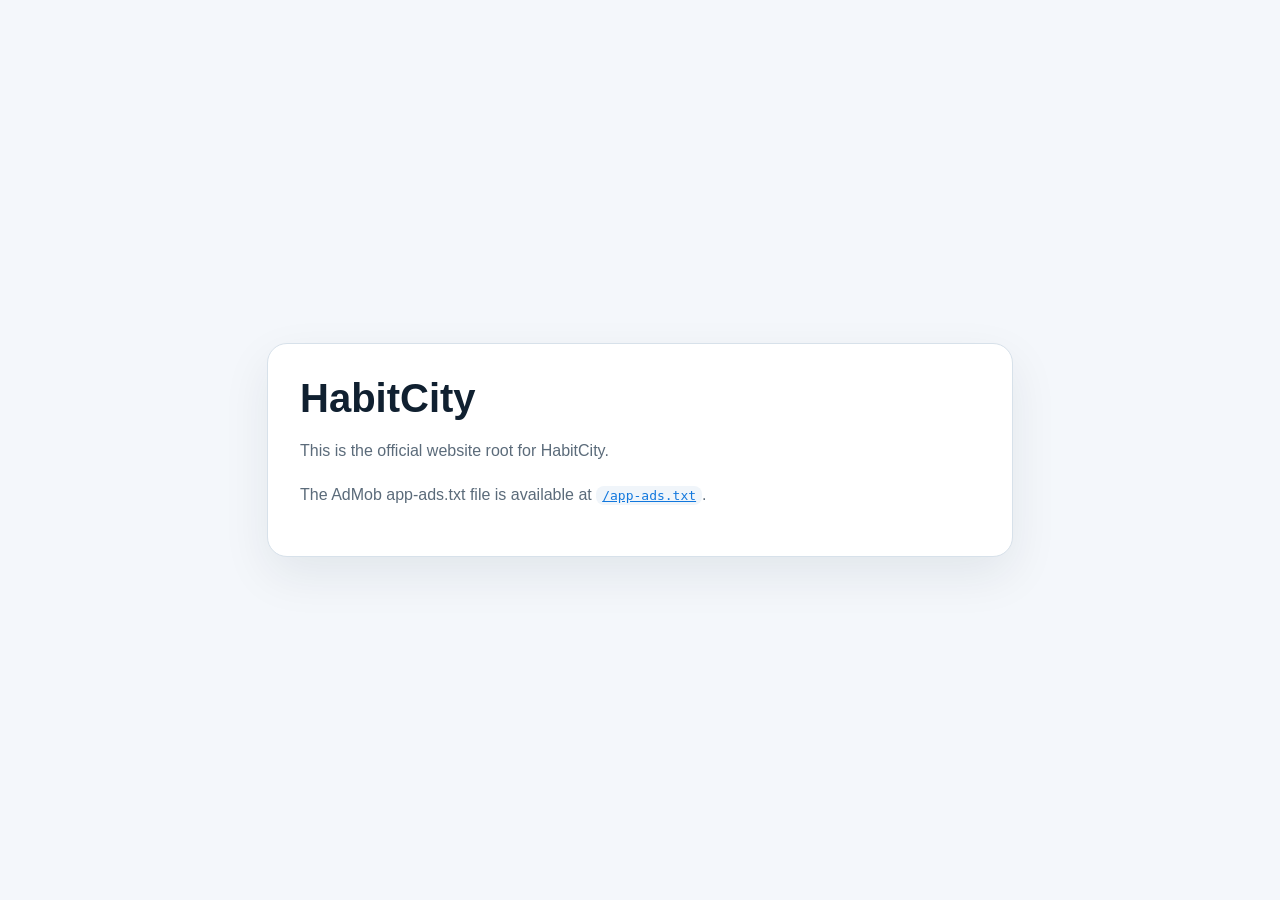
<file: index.html>
<!doctype html>
<html lang="en">
<head>
  <meta charset="utf-8">
  <meta name="viewport" content="width=device-width, initial-scale=1">
  <title>HabitCity</title>
  <style>
    body {
      margin: 0;
      font-family: -apple-system, BlinkMacSystemFont, "Segoe UI", sans-serif;
      background: #f4f7fb;
      color: #102030;
      display: grid;
      place-items: center;
      min-height: 100vh;
      padding: 24px;
      box-sizing: border-box;
    }
    main {
      width: min(680px, 100%);
      background: #fff;
      border: 1px solid #d7e1ea;
      border-radius: 20px;
      padding: 32px;
      box-shadow: 0 18px 48px rgba(16, 32, 48, 0.08);
    }
    h1 {
      margin: 0 0 12px;
      font-size: 40px;
    }
    p, li {
      line-height: 1.7;
      color: #5b6b7a;
    }
    a {
      color: #1177dd;
    }
    code {
      background: #f0f5fa;
      border-radius: 8px;
      padding: 2px 6px;
    }
  </style>
</head>
<body>
  <main>
    <h1>HabitCity</h1>
    <p>This is the official website root for HabitCity.</p>
    <p>The AdMob app-ads.txt file is available at <a href="/app-ads.txt"><code>/app-ads.txt</code></a>.</p>
  </main>
</body>
</html>
</file>
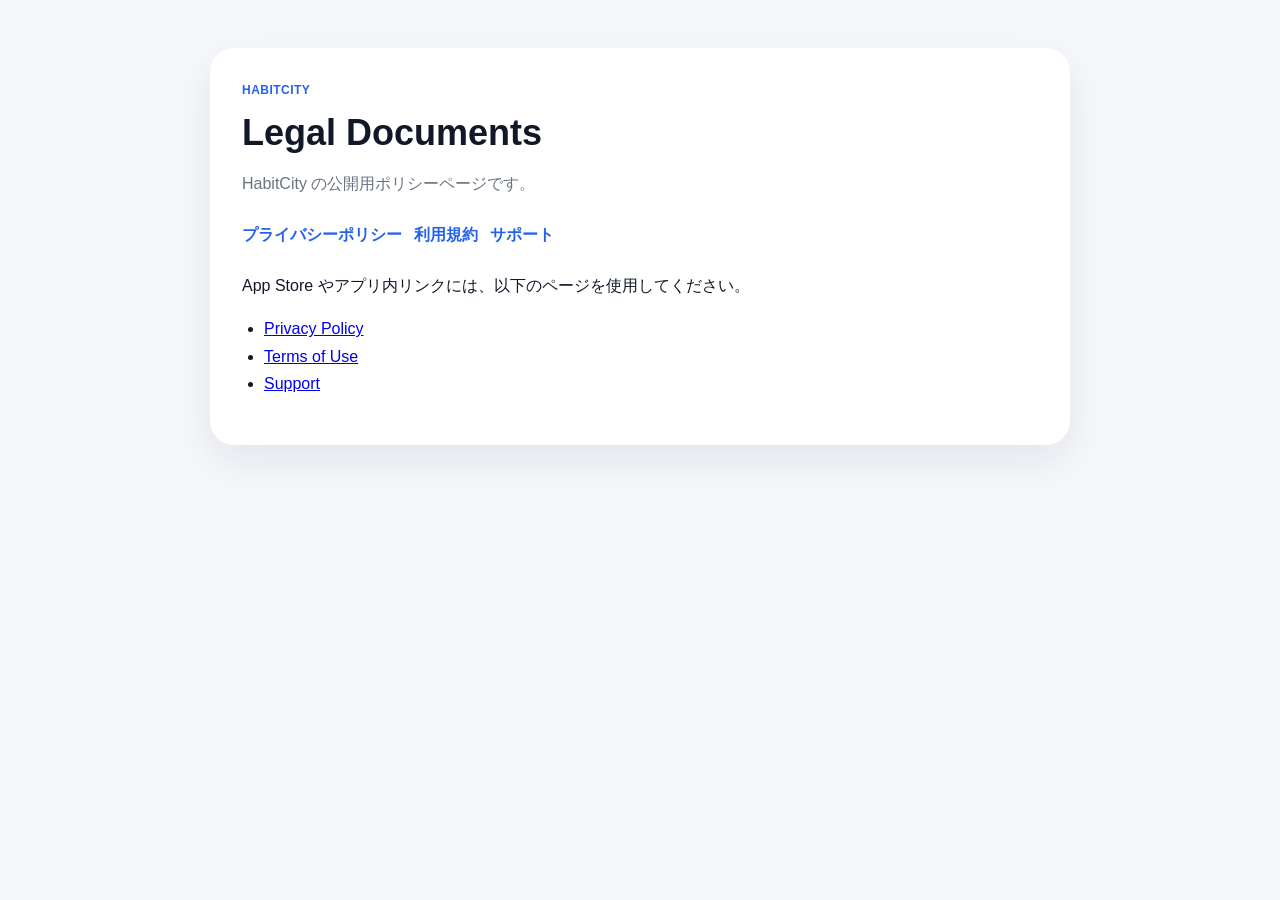
<file: habitcity/index.html>
<!DOCTYPE html>
<html lang="ja">
<head>
  <meta charset="utf-8">
  <meta name="viewport" content="width=device-width, initial-scale=1">
  <title>HabitCity Legal</title>
  <link rel="stylesheet" href="./styles.css">
</head>
<body>
  <div class="container">
    <div class="card">
      <div class="eyebrow">HabitCity</div>
      <h1>Legal Documents</h1>
      <p class="meta">HabitCity の公開用ポリシーページです。</p>

      <div class="nav">
        <a href="./privacy-policy.html">プライバシーポリシー</a>
        <a href="./terms-of-use.html">利用規約</a>
        <a href="./support.html">サポート</a>
      </div>

      <p>App Store やアプリ内リンクには、以下のページを使用してください。</p>
      <ul>
        <li><a href="./privacy-policy.html">Privacy Policy</a></li>
        <li><a href="./terms-of-use.html">Terms of Use</a></li>
        <li><a href="./support.html">Support</a></li>
      </ul>
    </div>
  </div>
</body>
</html>
</file>
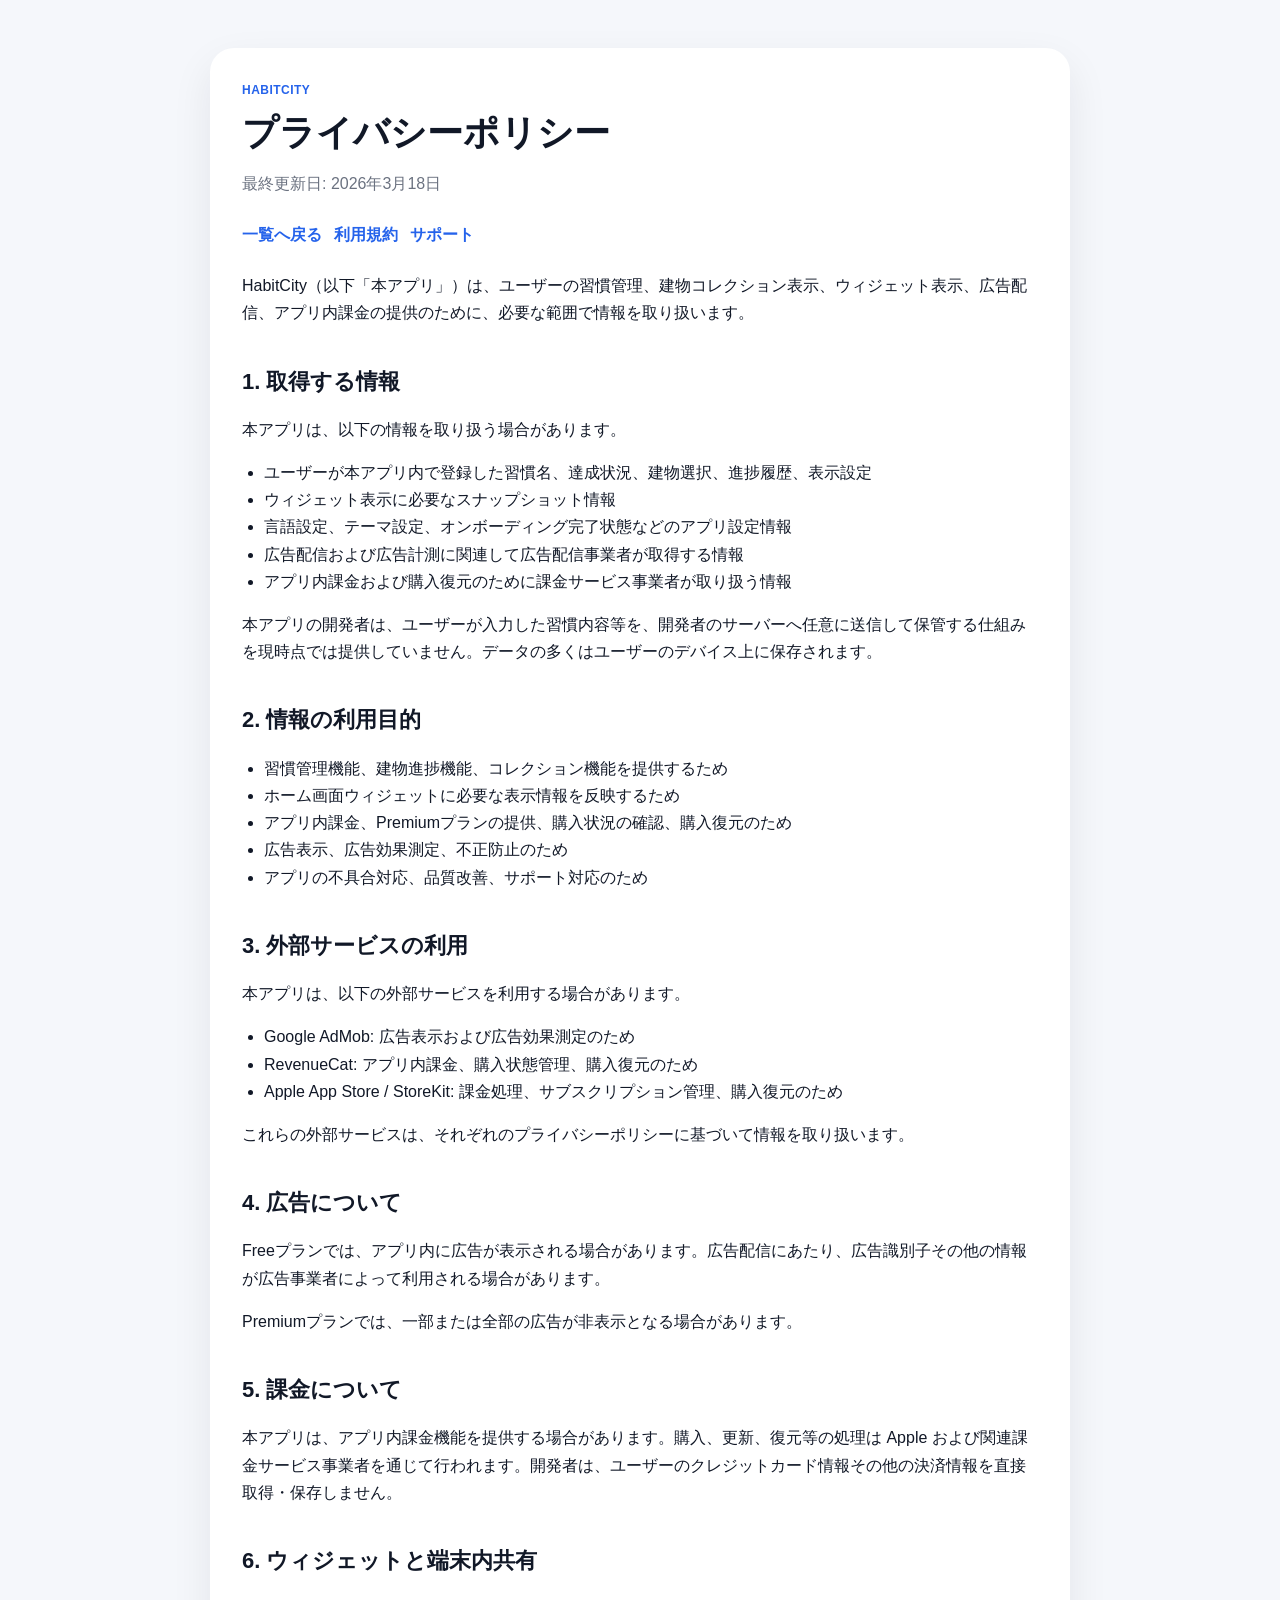
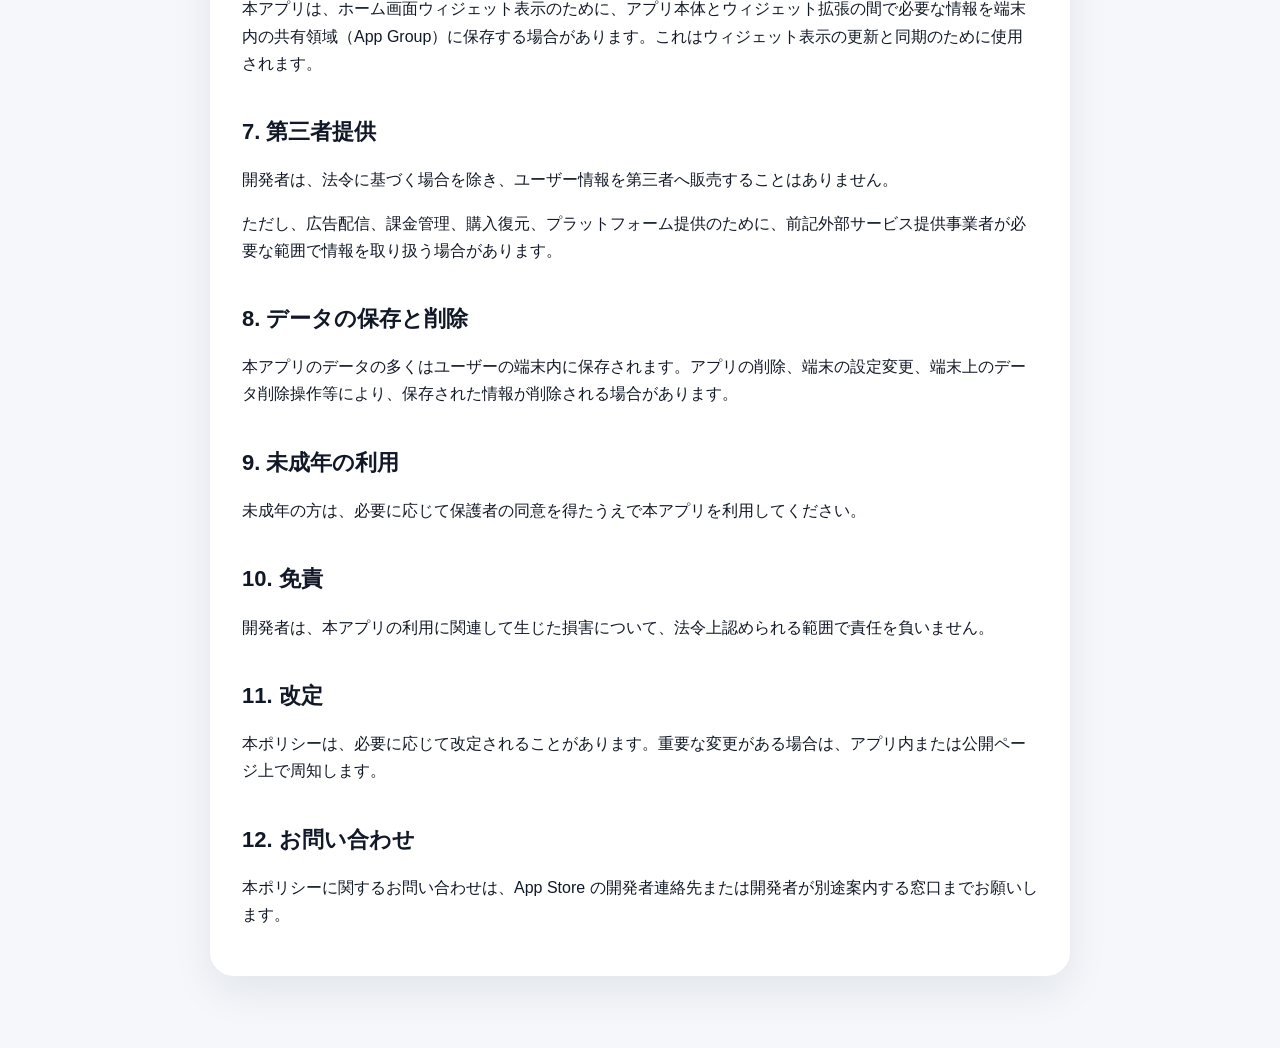
<file: habitcity/privacy-policy.html>
<!DOCTYPE html>
<html lang="ja">
<head>
  <meta charset="utf-8">
  <meta name="viewport" content="width=device-width, initial-scale=1">
  <title>HabitCity プライバシーポリシー</title>
  <link rel="stylesheet" href="./styles.css">
</head>
<body>
  <div class="container">
    <div class="card">
      <div class="eyebrow">HabitCity</div>
      <h1>プライバシーポリシー</h1>
      <p class="meta">最終更新日: 2026年3月18日</p>

      <div class="nav">
        <a href="./index.html">一覧へ戻る</a>
        <a href="./terms-of-use.html">利用規約</a>
        <a href="./support.html">サポート</a>
      </div>

      <p>HabitCity（以下「本アプリ」）は、ユーザーの習慣管理、建物コレクション表示、ウィジェット表示、広告配信、アプリ内課金の提供のために、必要な範囲で情報を取り扱います。</p>

      <h2>1. 取得する情報</h2>
      <p>本アプリは、以下の情報を取り扱う場合があります。</p>
      <ul>
        <li>ユーザーが本アプリ内で登録した習慣名、達成状況、建物選択、進捗履歴、表示設定</li>
        <li>ウィジェット表示に必要なスナップショット情報</li>
        <li>言語設定、テーマ設定、オンボーディング完了状態などのアプリ設定情報</li>
        <li>広告配信および広告計測に関連して広告配信事業者が取得する情報</li>
        <li>アプリ内課金および購入復元のために課金サービス事業者が取り扱う情報</li>
      </ul>
      <p>本アプリの開発者は、ユーザーが入力した習慣内容等を、開発者のサーバーへ任意に送信して保管する仕組みを現時点では提供していません。データの多くはユーザーのデバイス上に保存されます。</p>

      <h2>2. 情報の利用目的</h2>
      <ul>
        <li>習慣管理機能、建物進捗機能、コレクション機能を提供するため</li>
        <li>ホーム画面ウィジェットに必要な表示情報を反映するため</li>
        <li>アプリ内課金、Premiumプランの提供、購入状況の確認、購入復元のため</li>
        <li>広告表示、広告効果測定、不正防止のため</li>
        <li>アプリの不具合対応、品質改善、サポート対応のため</li>
      </ul>

      <h2>3. 外部サービスの利用</h2>
      <p>本アプリは、以下の外部サービスを利用する場合があります。</p>
      <ul>
        <li>Google AdMob: 広告表示および広告効果測定のため</li>
        <li>RevenueCat: アプリ内課金、購入状態管理、購入復元のため</li>
        <li>Apple App Store / StoreKit: 課金処理、サブスクリプション管理、購入復元のため</li>
      </ul>
      <p>これらの外部サービスは、それぞれのプライバシーポリシーに基づいて情報を取り扱います。</p>

      <h2>4. 広告について</h2>
      <p>Freeプランでは、アプリ内に広告が表示される場合があります。広告配信にあたり、広告識別子その他の情報が広告事業者によって利用される場合があります。</p>
      <p>Premiumプランでは、一部または全部の広告が非表示となる場合があります。</p>

      <h2>5. 課金について</h2>
      <p>本アプリは、アプリ内課金機能を提供する場合があります。購入、更新、復元等の処理は Apple および関連課金サービス事業者を通じて行われます。開発者は、ユーザーのクレジットカード情報その他の決済情報を直接取得・保存しません。</p>

      <h2>6. ウィジェットと端末内共有</h2>
      <p>本アプリは、ホーム画面ウィジェット表示のために、アプリ本体とウィジェット拡張の間で必要な情報を端末内の共有領域（App Group）に保存する場合があります。これはウィジェット表示の更新と同期のために使用されます。</p>

      <h2>7. 第三者提供</h2>
      <p>開発者は、法令に基づく場合を除き、ユーザー情報を第三者へ販売することはありません。</p>
      <p>ただし、広告配信、課金管理、購入復元、プラットフォーム提供のために、前記外部サービス提供事業者が必要な範囲で情報を取り扱う場合があります。</p>

      <h2>8. データの保存と削除</h2>
      <p>本アプリのデータの多くはユーザーの端末内に保存されます。アプリの削除、端末の設定変更、端末上のデータ削除操作等により、保存された情報が削除される場合があります。</p>

      <h2>9. 未成年の利用</h2>
      <p>未成年の方は、必要に応じて保護者の同意を得たうえで本アプリを利用してください。</p>

      <h2>10. 免責</h2>
      <p>開発者は、本アプリの利用に関連して生じた損害について、法令上認められる範囲で責任を負いません。</p>

      <h2>11. 改定</h2>
      <p>本ポリシーは、必要に応じて改定されることがあります。重要な変更がある場合は、アプリ内または公開ページ上で周知します。</p>

      <h2>12. お問い合わせ</h2>
      <p>本ポリシーに関するお問い合わせは、App Store の開発者連絡先または開発者が別途案内する窓口までお願いします。</p>
    </div>
  </div>
</body>
</html>
</file>
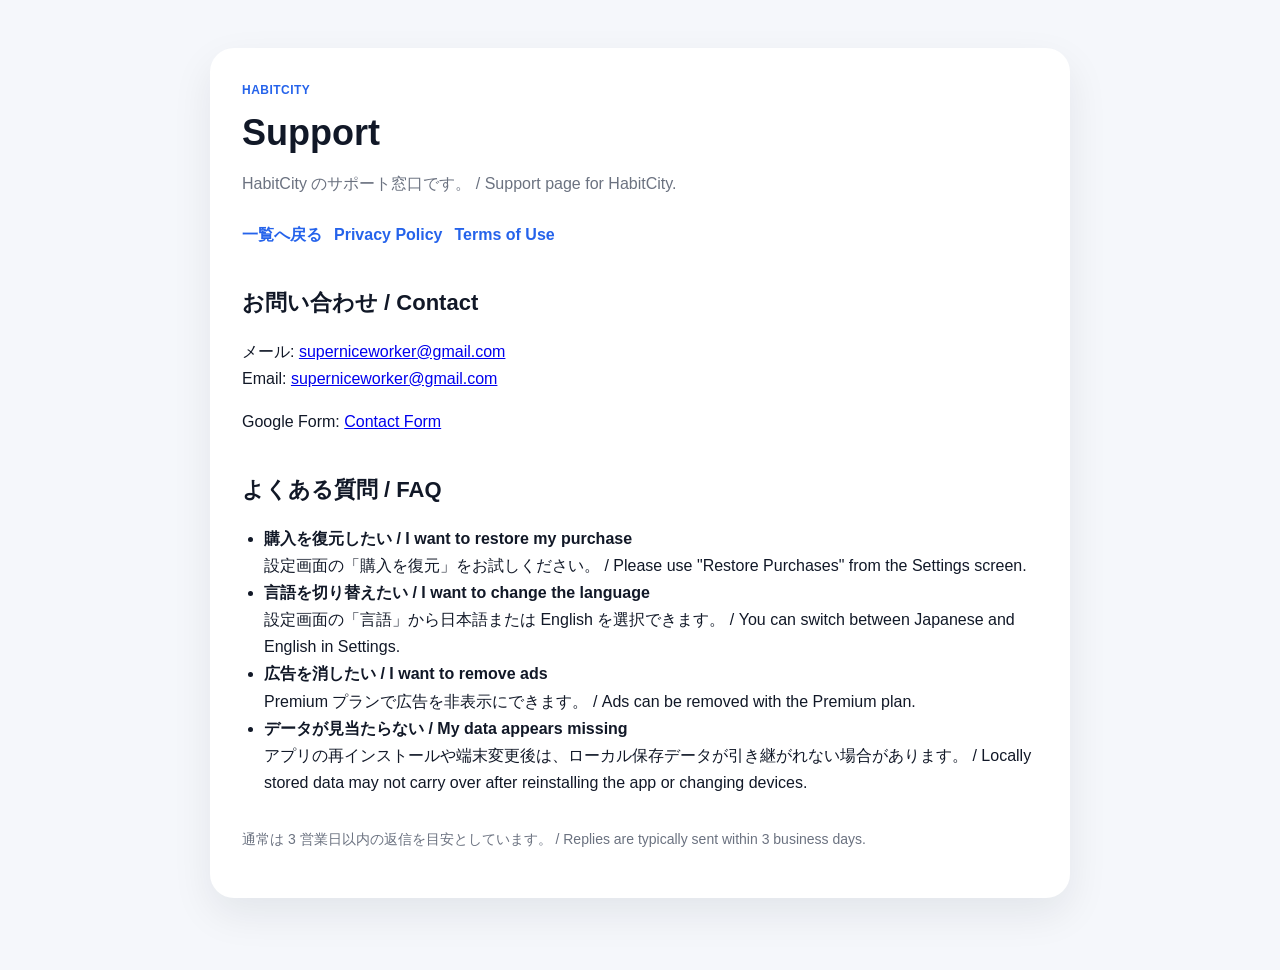
<file: habitcity/support.html>
<!DOCTYPE html>
<html lang="ja">
<head>
  <meta charset="utf-8">
  <meta name="viewport" content="width=device-width, initial-scale=1">
  <title>HabitCity Support</title>
  <link rel="stylesheet" href="./styles.css">
</head>
<body>
  <div class="container">
    <div class="card">
      <div class="eyebrow">HabitCity</div>
      <h1>Support</h1>
      <p class="meta">HabitCity のサポート窓口です。 / Support page for HabitCity.</p>

      <div class="nav">
        <a href="./index.html">一覧へ戻る</a>
        <a href="./privacy-policy.html">Privacy Policy</a>
        <a href="./terms-of-use.html">Terms of Use</a>
      </div>

      <h2>お問い合わせ / Contact</h2>
      <p>
        メール: <a href="mailto:superniceworker@gmail.com">superniceworker@gmail.com</a><br>
        Email: <a href="mailto:superniceworker@gmail.com">superniceworker@gmail.com</a>
      </p>
      <p>
        Google Form:
        <a href="https://docs.google.com/forms/d/e/1FAIpQLSdehIr7u-qA4AIVnWaOrAKQb5wLiKSKWQAeYOtH37ti6Rykww/viewform?usp=dialog">
          Contact Form
        </a>
      </p>

      <h2>よくある質問 / FAQ</h2>
      <ul>
        <li>
          <strong>購入を復元したい / I want to restore my purchase</strong><br>
          設定画面の「購入を復元」をお試しください。 / Please use "Restore Purchases" from the Settings screen.
        </li>
        <li>
          <strong>言語を切り替えたい / I want to change the language</strong><br>
          設定画面の「言語」から日本語または English を選択できます。 / You can switch between Japanese and English in Settings.
        </li>
        <li>
          <strong>広告を消したい / I want to remove ads</strong><br>
          Premium プランで広告を非表示にできます。 / Ads can be removed with the Premium plan.
        </li>
        <li>
          <strong>データが見当たらない / My data appears missing</strong><br>
          アプリの再インストールや端末変更後は、ローカル保存データが引き継がれない場合があります。 / Locally stored data may not carry over after reinstalling the app or changing devices.
        </li>
      </ul>

      <p class="footer">通常は 3 営業日以内の返信を目安としています。 / Replies are typically sent within 3 business days.</p>
    </div>
  </div>
</body>
</html>
</file>
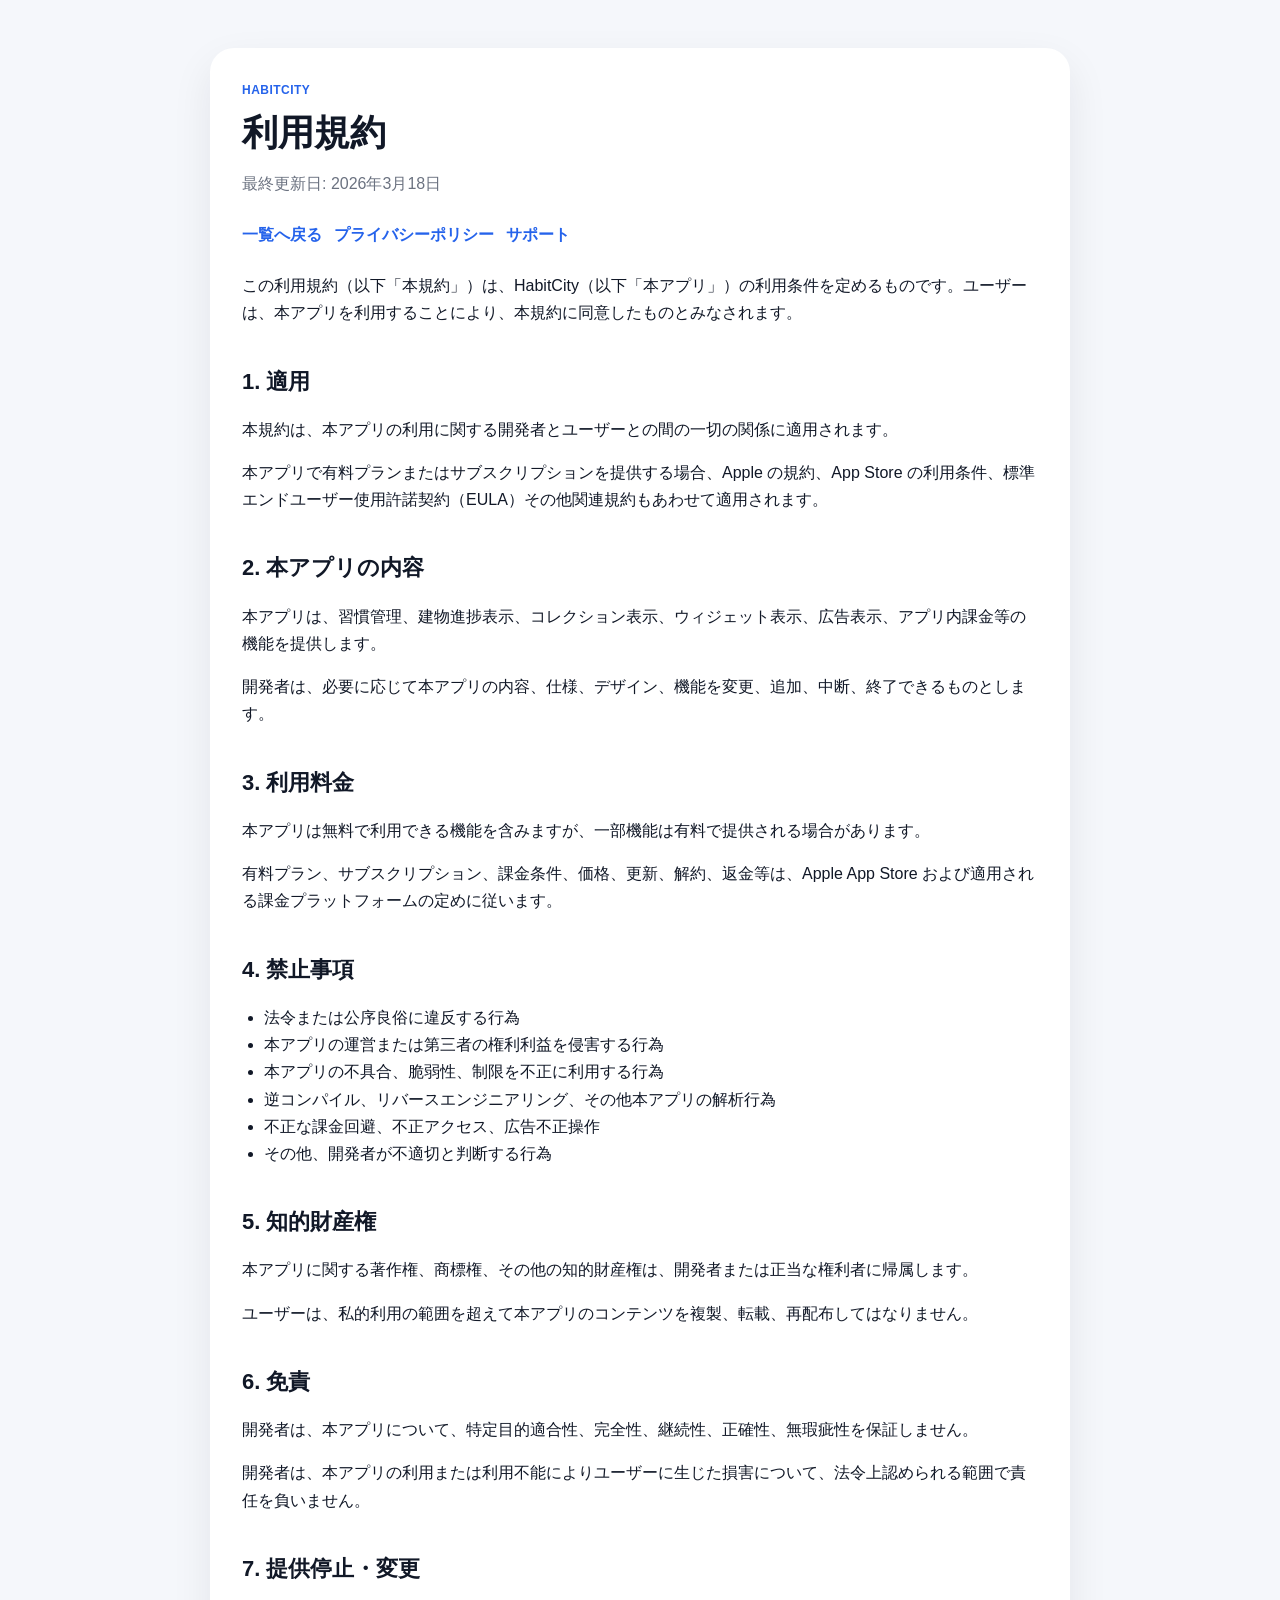
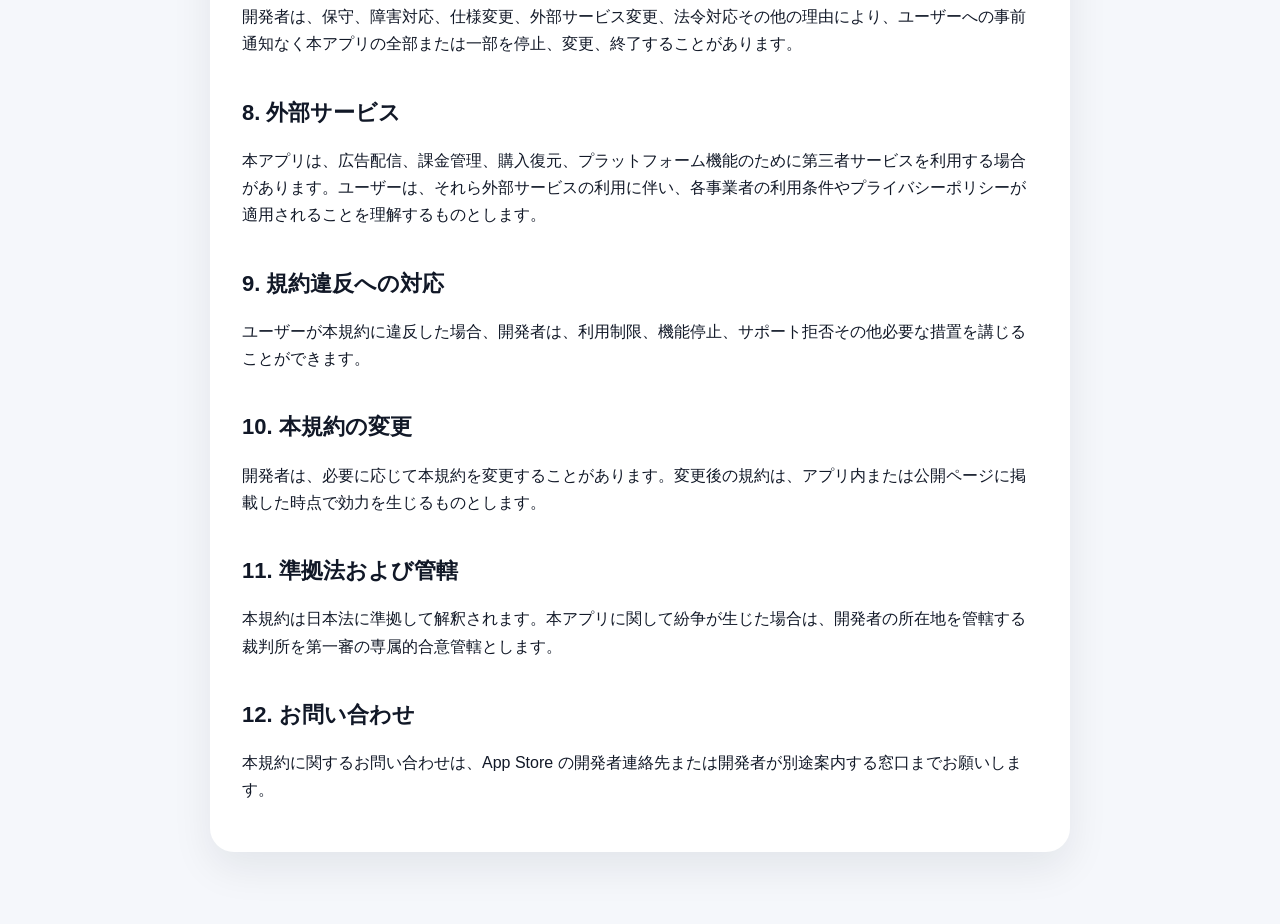
<file: habitcity/terms-of-use.html>
<!DOCTYPE html>
<html lang="ja">
<head>
  <meta charset="utf-8">
  <meta name="viewport" content="width=device-width, initial-scale=1">
  <title>HabitCity 利用規約</title>
  <link rel="stylesheet" href="./styles.css">
</head>
<body>
  <div class="container">
    <div class="card">
      <div class="eyebrow">HabitCity</div>
      <h1>利用規約</h1>
      <p class="meta">最終更新日: 2026年3月18日</p>

      <div class="nav">
        <a href="./index.html">一覧へ戻る</a>
        <a href="./privacy-policy.html">プライバシーポリシー</a>
        <a href="./support.html">サポート</a>
      </div>

      <p>この利用規約（以下「本規約」）は、HabitCity（以下「本アプリ」）の利用条件を定めるものです。ユーザーは、本アプリを利用することにより、本規約に同意したものとみなされます。</p>

      <h2>1. 適用</h2>
      <p>本規約は、本アプリの利用に関する開発者とユーザーとの間の一切の関係に適用されます。</p>
      <p>本アプリで有料プランまたはサブスクリプションを提供する場合、Apple の規約、App Store の利用条件、標準エンドユーザー使用許諾契約（EULA）その他関連規約もあわせて適用されます。</p>

      <h2>2. 本アプリの内容</h2>
      <p>本アプリは、習慣管理、建物進捗表示、コレクション表示、ウィジェット表示、広告表示、アプリ内課金等の機能を提供します。</p>
      <p>開発者は、必要に応じて本アプリの内容、仕様、デザイン、機能を変更、追加、中断、終了できるものとします。</p>

      <h2>3. 利用料金</h2>
      <p>本アプリは無料で利用できる機能を含みますが、一部機能は有料で提供される場合があります。</p>
      <p>有料プラン、サブスクリプション、課金条件、価格、更新、解約、返金等は、Apple App Store および適用される課金プラットフォームの定めに従います。</p>

      <h2>4. 禁止事項</h2>
      <ul>
        <li>法令または公序良俗に違反する行為</li>
        <li>本アプリの運営または第三者の権利利益を侵害する行為</li>
        <li>本アプリの不具合、脆弱性、制限を不正に利用する行為</li>
        <li>逆コンパイル、リバースエンジニアリング、その他本アプリの解析行為</li>
        <li>不正な課金回避、不正アクセス、広告不正操作</li>
        <li>その他、開発者が不適切と判断する行為</li>
      </ul>

      <h2>5. 知的財産権</h2>
      <p>本アプリに関する著作権、商標権、その他の知的財産権は、開発者または正当な権利者に帰属します。</p>
      <p>ユーザーは、私的利用の範囲を超えて本アプリのコンテンツを複製、転載、再配布してはなりません。</p>

      <h2>6. 免責</h2>
      <p>開発者は、本アプリについて、特定目的適合性、完全性、継続性、正確性、無瑕疵性を保証しません。</p>
      <p>開発者は、本アプリの利用または利用不能によりユーザーに生じた損害について、法令上認められる範囲で責任を負いません。</p>

      <h2>7. 提供停止・変更</h2>
      <p>開発者は、保守、障害対応、仕様変更、外部サービス変更、法令対応その他の理由により、ユーザーへの事前通知なく本アプリの全部または一部を停止、変更、終了することがあります。</p>

      <h2>8. 外部サービス</h2>
      <p>本アプリは、広告配信、課金管理、購入復元、プラットフォーム機能のために第三者サービスを利用する場合があります。ユーザーは、それら外部サービスの利用に伴い、各事業者の利用条件やプライバシーポリシーが適用されることを理解するものとします。</p>

      <h2>9. 規約違反への対応</h2>
      <p>ユーザーが本規約に違反した場合、開発者は、利用制限、機能停止、サポート拒否その他必要な措置を講じることができます。</p>

      <h2>10. 本規約の変更</h2>
      <p>開発者は、必要に応じて本規約を変更することがあります。変更後の規約は、アプリ内または公開ページに掲載した時点で効力を生じるものとします。</p>

      <h2>11. 準拠法および管轄</h2>
      <p>本規約は日本法に準拠して解釈されます。本アプリに関して紛争が生じた場合は、開発者の所在地を管轄する裁判所を第一審の専属的合意管轄とします。</p>

      <h2>12. お問い合わせ</h2>
      <p>本規約に関するお問い合わせは、App Store の開発者連絡先または開発者が別途案内する窓口までお願いします。</p>
    </div>
  </div>
</body>
</html>
</file>
<file: habitcity/styles.css>
body {
  margin: 0;
  font-family: -apple-system, BlinkMacSystemFont, "Segoe UI", sans-serif;
  background: #f5f7fb;
  color: #111827;
  line-height: 1.7;
}

.container {
  max-width: 860px;
  margin: 0 auto;
  padding: 48px 20px 72px;
}

.card {
  background: #ffffff;
  border-radius: 24px;
  padding: 32px;
  box-shadow: 0 16px 40px rgba(15, 23, 42, 0.08);
}

.eyebrow {
  color: #2563eb;
  font-weight: 700;
  letter-spacing: 0.04em;
  text-transform: uppercase;
  font-size: 12px;
  margin-bottom: 12px;
}

h1 {
  font-size: 36px;
  line-height: 1.15;
  margin: 0 0 12px;
}

h2 {
  font-size: 22px;
  margin-top: 36px;
  margin-bottom: 12px;
}

p, li {
  font-size: 16px;
}

ul {
  padding-left: 22px;
}

.meta {
  color: #6b7280;
  margin-bottom: 24px;
}

.nav {
  display: flex;
  gap: 12px;
  flex-wrap: wrap;
  margin-bottom: 24px;
}

.nav a {
  color: #2563eb;
  text-decoration: none;
  font-weight: 600;
}

.nav a:hover {
  text-decoration: underline;
}

.footer {
  margin-top: 32px;
  color: #6b7280;
  font-size: 14px;
}
</file>
